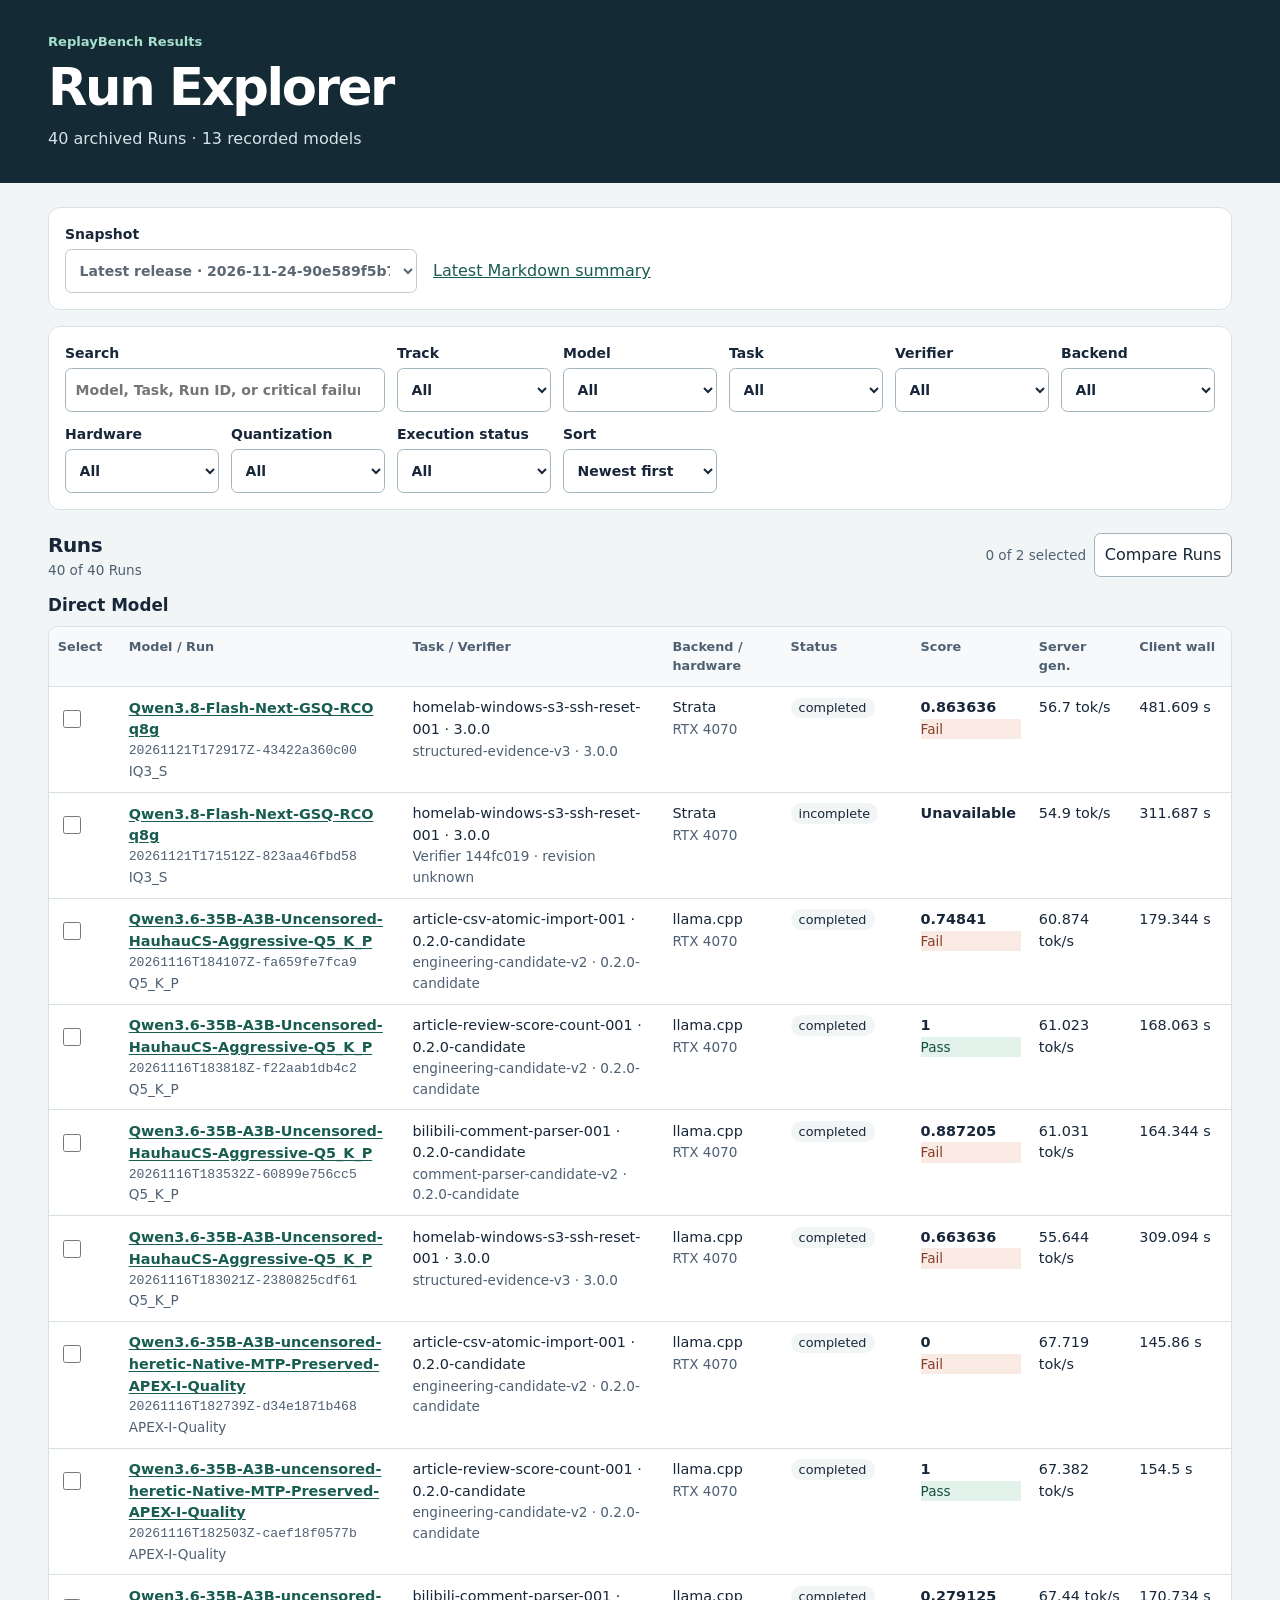
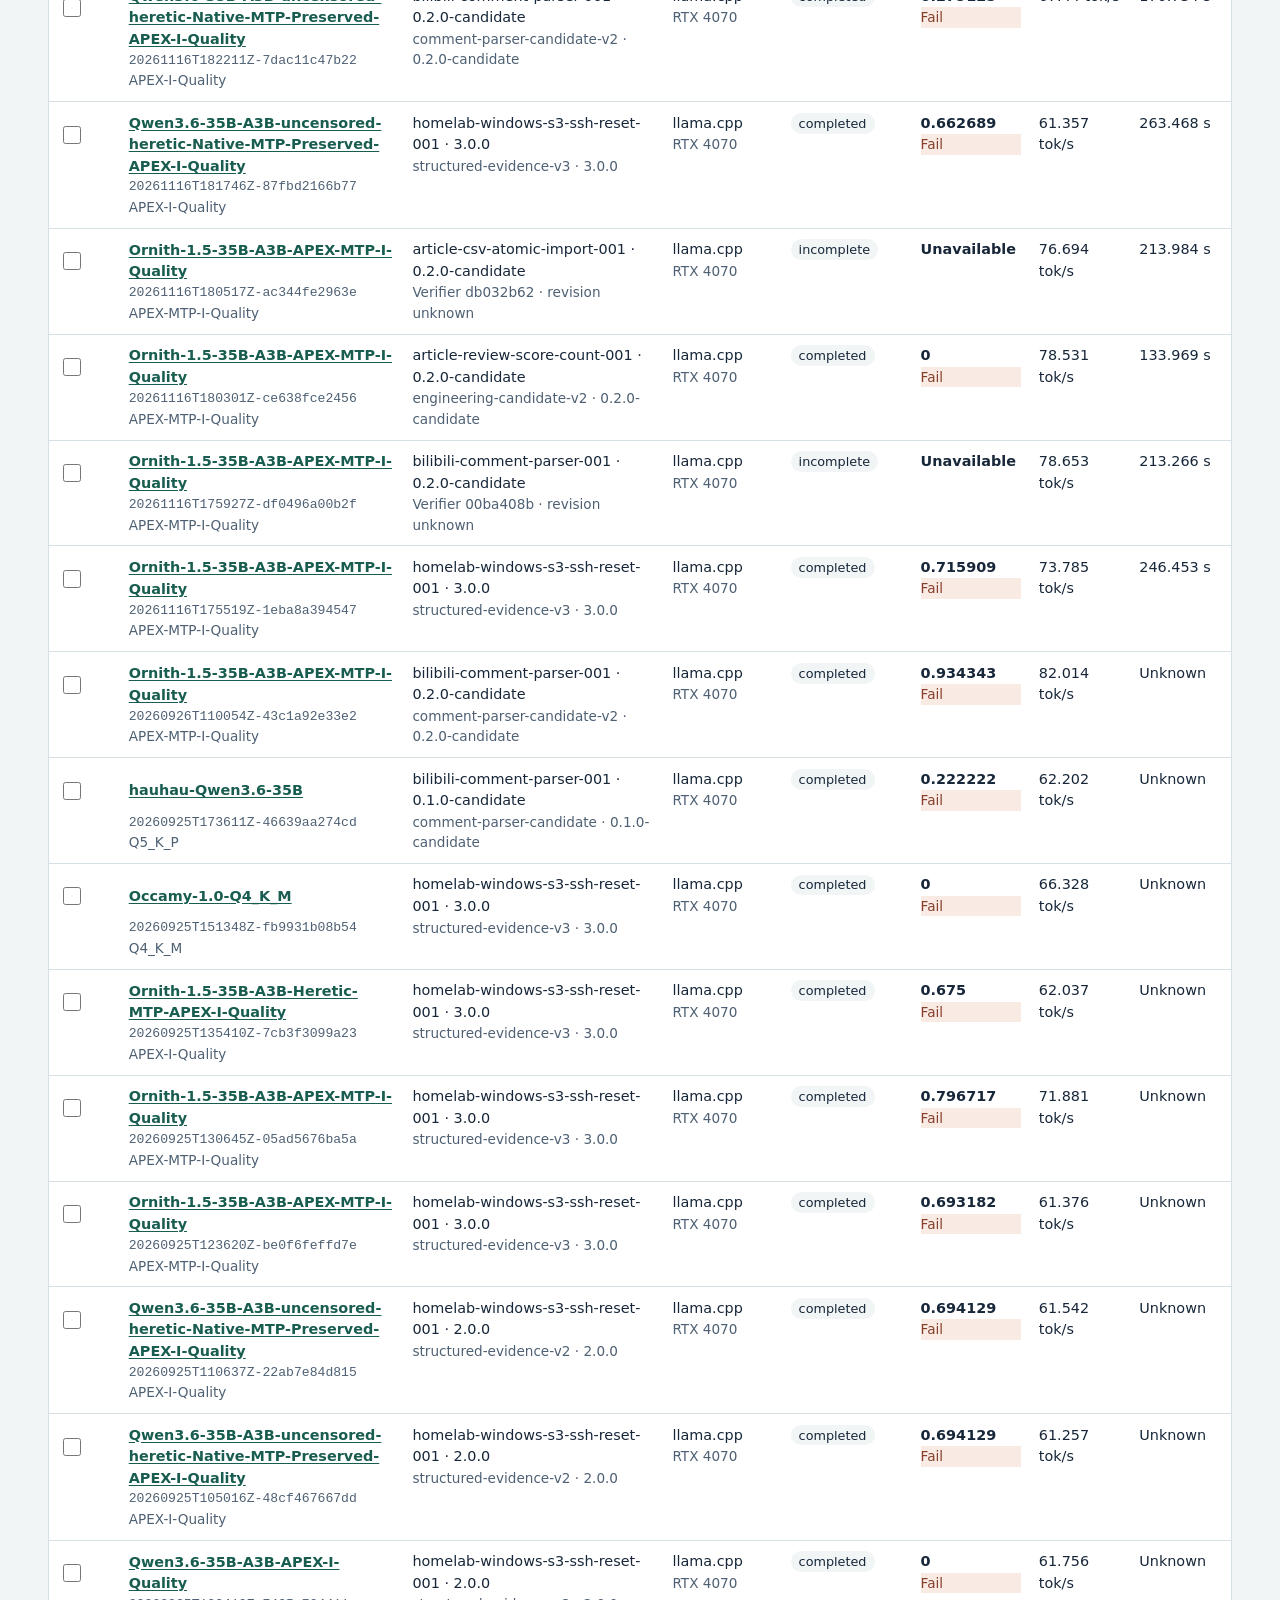
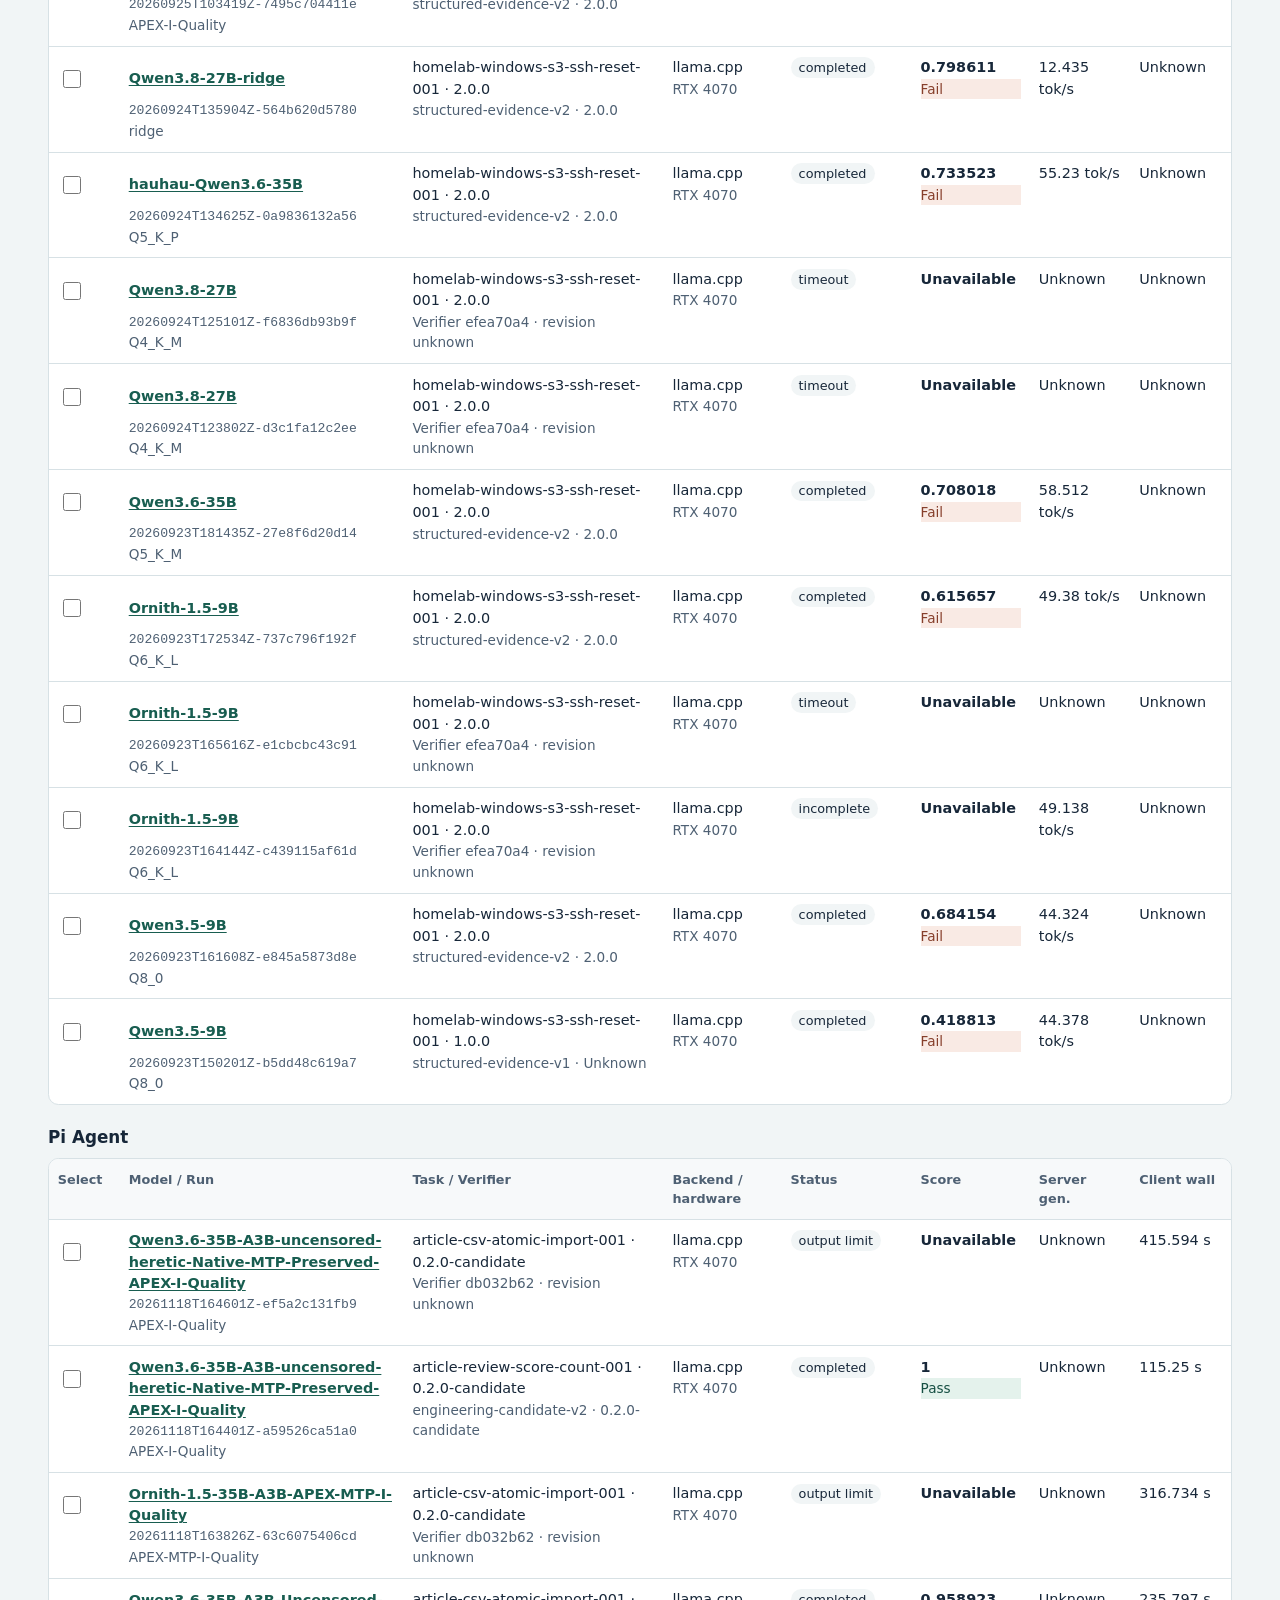
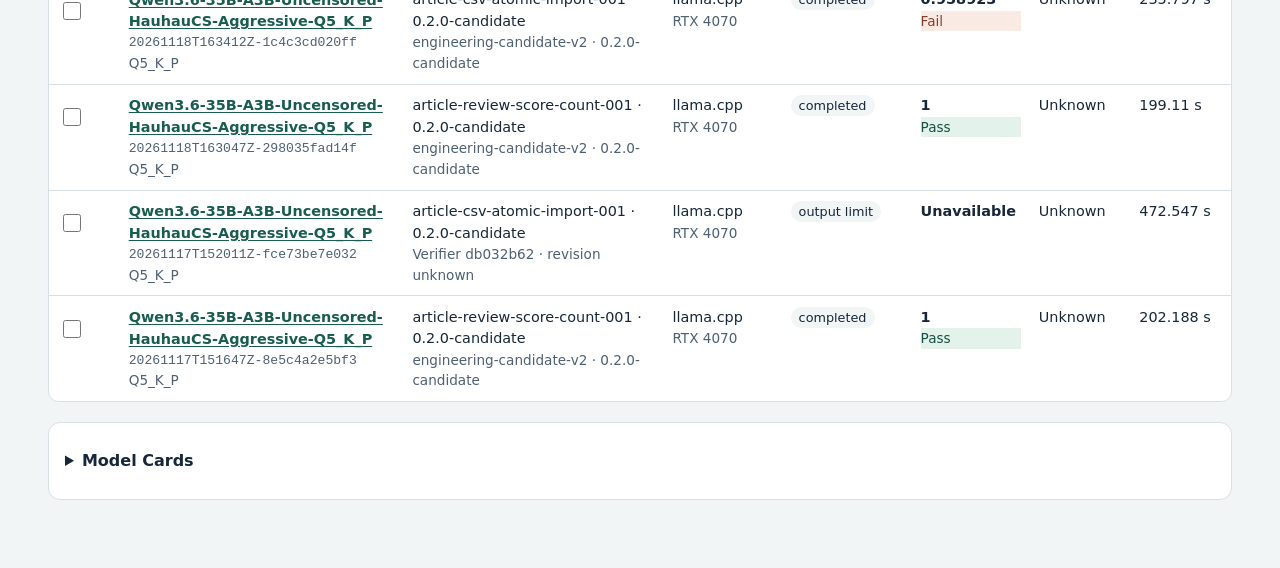
<file: public/index.html>
<!doctype html>
<html lang="en">
<head>
  <meta charset="utf-8">
  <meta name="viewport" content="width=device-width, initial-scale=1">
  <title>Run Explorer · ReplayBench Results</title>
  <link rel="stylesheet" href="assets/explorer.css">
</head>
<body>
  <header>
    <div class="wrap">
      <p class="brand">ReplayBench Results</p>
      <h1>Run Explorer</h1>
      <p id="overview" role="status">Loading benchmark data…</p>
    </div>
  </header>
  <main class="wrap">
    <div class="release panel">
      <label>Snapshot<select id="snapshot" disabled><option value="">Latest release</option></select></label>
      <a href="data/benchmark.md">Latest Markdown summary</a>
      <p id="release-status" class="sub" role="status"></p>
    </div>
    <form id="filters" class="filters panel" role="search" aria-label="Filter Runs">
      <label class="search">Search<input id="search" type="search" placeholder="Model, Task, Run ID, or critical failure"></label>
      <button id="filter-toggle" type="button" aria-expanded="false" aria-controls="filter-options">Filters and sorting</button>
      <div id="filter-options">
        <label>Track<select id="track"></select></label>
        <label>Model<select id="model"></select></label>
        <label>Task<select id="task"></select></label>
        <label>Verifier<select id="verifier"></select></label>
        <label>Backend<select id="backend"></select></label>
        <label>Hardware<select id="gpu"></select></label>
        <label>Quantization<select id="quantization"></select></label>
        <label>Execution status<select id="execution-status"></select></label>
        <label>Sort<select id="sort">
          <option value="newest">Newest first</option>
          <option value="model">Model A–Z</option>
          <option value="score">Score within benchmark</option>
        </select></label>
      </div>
    </form>
    <div class="toolbar">
      <div>
        <h2>Runs</h2>
        <p id="count" class="sub" aria-live="polite"></p>
        <p id="sort-note" class="sub" role="status"></p>
      </div>
      <div class="actions">
        <span id="selection" class="sub" aria-live="polite"></span>
        <button type="button" id="clear-selection" hidden>Clear selection</button>
        <button type="button" id="compare" disabled>Compare Runs</button>
      </div>
    </div>
    <div id="runs"></div>
    <p class="panel" id="empty" hidden></p>
    <details class="panel" id="model-cards">
      <summary>Model Cards</summary>
      <div class="cards" id="cards"></div>
    </details>
  </main>
  <dialog id="detail" aria-labelledby="detail-title">
    <div class="toolbar">
      <h2 id="detail-title"></h2>
      <form method="dialog"><button type="submit" autofocus>Close</button></form>
    </div>
    <div id="detail-content"></div>
  </dialog>
  <script src="assets/explorer.js" defer></script>
</body>
</html>
</file>
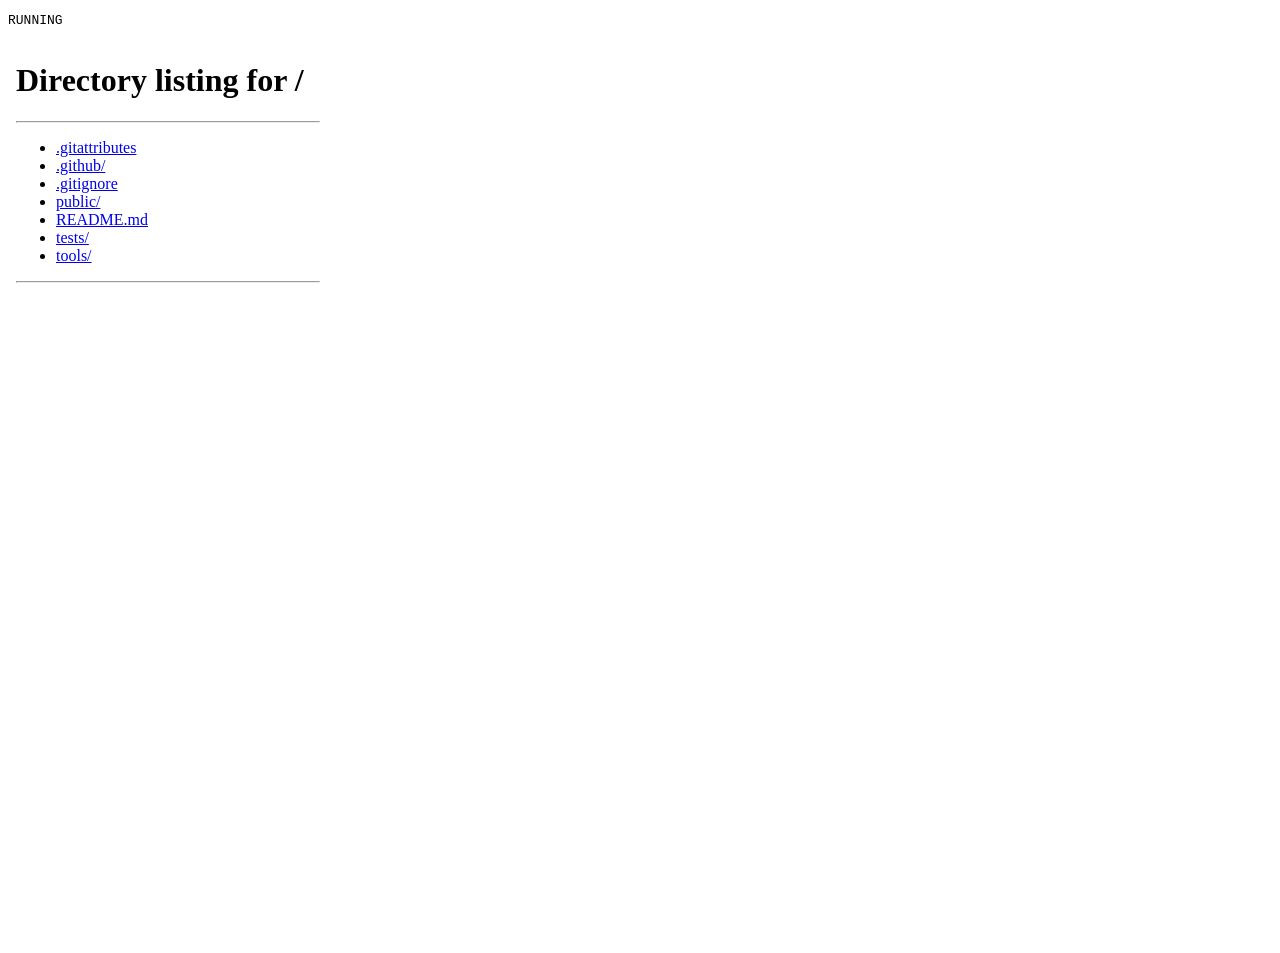
<file: tests/browser_smoke.html>
<!doctype html>
<html lang="en">
<meta charset="utf-8">
<title>Explorer browser smoke test</title>
<pre id="result">RUNNING</pre>
<iframe id="explorer" title="Run Explorer" src="/" style="width:320px;height:900px;border:0"></iframe>
<script>
"use strict";
const result = document.getElementById("result");
const frame = document.getElementById("explorer");
const wait = ms => new Promise(resolve => setTimeout(resolve, ms));
async function until(test) {
  for (let attempt = 0; attempt < 60; attempt++) {
    if (test()) return;
    await wait(50);
  }
  throw new Error("Explorer did not reach the expected state");
}
function assert(condition, message) {
  if (!condition) throw new Error(message);
}
async function run() {
  await until(() => frame.contentDocument?.getElementById("count")?.textContent === "2 of 2 Runs");
  const doc = frame.contentDocument;
  assert(doc.getElementById("overview").textContent.includes("2 archived Runs"), "initial data did not load");

  const search = doc.getElementById("search");
  search.value = "first-run";
  search.dispatchEvent(new Event("input"));
  assert(doc.getElementById("count").textContent === "1 of 2 Runs", "search did not filter Runs");
  search.value = "";
  search.dispatchEvent(new Event("input"));
  const backend = doc.getElementById("backend");
  backend.value = "alternate";
  backend.dispatchEvent(new Event("change"));
  assert(doc.getElementById("count").textContent === "1 of 2 Runs", "backend filter did not filter Runs");
  assert(doc.querySelector('input[aria-label="Select first-run for comparison"]').closest("tr").hidden,
    "backend filter returned the wrong Run");
  backend.value = "";
  backend.dispatchEvent(new Event("change"));

  doc.querySelector('input[aria-label="Select first-run for comparison"]').closest("tr").querySelector(".run-link").click();
  assert(doc.getElementById("detail").open && doc.getElementById("detail-content").textContent.includes("first-run"),
    "Run detail dialog did not open");
  const hardwareDetail = doc.getElementById("detail-content").textContent;
  assert(hardwareDetail.includes("Intel Core i7-13700KF") && hardwareDetail.includes("DDR5") &&
    hardwareDetail.includes("Original hardware source") && hardwareDetail.includes("declared") &&
    hardwareDetail.includes("Operator-confirmed fields") && hardwareDetail.includes("cpu, memory_type, ram_gb"),
    "operator-confirmed hardware detail is missing");
  doc.querySelector("#detail form button").click();
  for (const id of ["first-run", "second-run"]) {
    doc.querySelector('input[aria-label="Select ' + id + ' for comparison"]').click();
  }
  doc.getElementById("compare").click();
  const comparison = doc.getElementById("detail-content").textContent;
  assert(doc.getElementById("detail").open && comparison.includes("Score") &&
    comparison.includes("0.8") && comparison.includes("0.6"), "compatible score comparison failed");
  doc.querySelector("#detail form button").click();

  const picker = doc.getElementById("snapshot");
  await until(() => [...picker.options].some(option => option.value === "2026-01-01-0123456789ab"));
  picker.value = "2026-01-01-0123456789ab";
  picker.dispatchEvent(new Event("change"));
  await until(() => doc.getElementById("count").textContent === "1 of 1 Runs");
  assert(doc.getElementById("runs").textContent.includes("historical-run"), "historical snapshot did not load");
  doc.querySelector(".run-link").click();
  assert(doc.getElementById("detail-content").textContent.includes("Operator-confirmed fieldsUnknown"),
    "legacy snapshot hardware provenance should remain unknown");
  doc.querySelector("#detail form button").click();
  picker.value = "";
  picker.dispatchEvent(new Event("change"));
  await until(() => doc.getElementById("count").textContent === "2 of 2 Runs");

  const viewport = frame.contentWindow;
  assert(viewport.innerWidth === 320, "browser was not started at a 320px viewport");
  assert(viewport.matchMedia("(max-width: 530px)").matches, "mobile layout breakpoint is not active");
  assert(viewport.document.documentElement.scrollWidth <= viewport.document.documentElement.clientWidth,
    "Explorer overflows horizontally at 320px");
  assert(viewport.getComputedStyle(viewport.document.querySelector(".run-table tbody")).display === "grid",
    "mobile Run cards are not displayed");
  result.textContent = "PASS";
}
run().catch(error => {
  result.textContent = "FAIL: " + error.message;
});
</script>
</html>
</file>
<file: public/assets/explorer.css>
:root {
  color-scheme: light;
  --ink: #172739;
  --muted: #4e6073;
  --accent: #185d50;
  --accent-light: #e4f2ec;
  --paper: #fff;
  --surface: #f1f5f6;
  --line: #d7e1e5;
  font: 100%/1.5 system-ui, sans-serif;
}
* { box-sizing: border-box; }
[hidden] { display: none !important; }
body { margin: 0; background: var(--surface); color: var(--ink); }
header { background: #142a35; color: white; }
.wrap { max-width: 1320px; margin: auto; padding-inline: clamp(1rem, 4vw, 3rem); }
header .wrap { padding-block: 2rem; }
h1, h2, h3, p { margin: 0; }
h1 { font-size: clamp(2rem, 5vw, 3.2rem); line-height: 1.1; letter-spacing: -.045em; }
h2 { font-size: 1.25rem; letter-spacing: -.02em; }
h3 { font-size: 1.05rem; }
.brand { color: #a6dfcb; font-size: .82rem; font-weight: 700; margin-bottom: .45rem; }
#overview { margin-top: .75rem; color: #d5e3e9; }
main { padding-block: 1.5rem 3rem; }
section, details, .filters { margin-bottom: 1.25rem; }
.panel { background: var(--paper); border: 1px solid var(--line); border-radius: .75rem; padding: 1rem; }
.release { display: flex; flex-wrap: wrap; align-items: end; gap: .75rem 1rem; margin-bottom: 1rem; }
.release label { flex: 0 1 22rem; }
.release a { display: inline-flex; align-items: center; min-height: 44px; color: var(--accent); }
.release p:empty { display: none; }
.filters { display: grid; grid-template-columns: repeat(auto-fit, minmax(145px, 1fr)); gap: .75rem; }
.search { grid-column: span 2; }
#filter-toggle { display: none; }
#filter-options { display: contents; }
label { min-width: 0; font-size: .875rem; font-weight: 650; }
input[type="search"], select { display: block; width: 100%; min-width: 0; margin-top: .25rem; }
input, select, button { font: inherit; }
input[type="search"], select, button { border: 1px solid #a4b4bc; border-radius: .4rem; padding: .45rem .6rem; background: white; color: var(--ink); }
input[type="checkbox"] { accent-color: var(--accent); }
button, summary { cursor: pointer; }
input[type="search"], select, button { min-height: 44px; }
button:disabled { cursor: default; }
button:hover:not(:disabled) { background: var(--accent-light); }
:focus-visible { outline: 2px solid #087b68; outline-offset: 2px; }
button.run-link { text-align: left; padding: 0; border: 0; background: transparent; color: var(--accent); font-weight: 700; text-decoration: underline; text-underline-offset: .15em; }
.sub { display: block; color: var(--muted); font-size: .85rem; }
.status { display: inline-block; padding: .05rem .5rem; border-radius: 1rem; background: var(--surface); font-size: .8rem; }
.notice { color: #764917; background: #fff5dc; padding: .25rem .5rem; border-radius: .25rem; }
.pass { background: var(--accent-light); color: #164f43; }
.fail { background: #f9eae4; color: #863f2b; }
.toolbar { display: flex; flex-wrap: wrap; justify-content: space-between; align-items: center; gap: .5rem; margin-bottom: .75rem; }
.actions { display: flex; flex-wrap: wrap; align-items: center; gap: .5rem; }
.table-wrap { overflow-x: auto; border: 1px solid var(--line); border-radius: .65rem; background: white; }
table { width: 100%; border-collapse: collapse; text-align: left; font-size: .9rem; }
th, td { vertical-align: top; padding: .65rem .8rem; border-bottom: 1px solid var(--line); }
th, td { overflow-wrap: anywhere; }
th { color: var(--muted); background: #f7f9fa; font-size: .8rem; }
tbody tr:last-child td, tbody tr:last-child th { border-bottom: 0; }
.configuration-difference td { background: #fff5dc; }
.configuration-difference .sub { color: #764917; }
#detail-content > p + .table-wrap, #detail-content > h3 + .table-wrap { margin-top: .4rem; }
.track-heading { margin-bottom: .5rem; }
.cards { display: grid; gap: .75rem; grid-template-columns: repeat(auto-fit, minmax(min(250px, 100%), 1fr)); margin-top: .75rem; }
.cards article { padding: .9rem; border: 1px solid var(--line); border-radius: .55rem; }
.cards p { margin-block: .3rem; overflow-wrap: anywhere; }
summary { font-weight: 700; min-height: 44px; line-height: 44px; }
dialog { width: min(780px, calc(100% - 1.5rem)); max-height: 90vh; border: 1px solid var(--line); border-radius: .75rem; padding: 1rem; color: var(--ink); }
dialog::backdrop { background: #142a3599; }
dialog h3 { margin-top: 1rem; }
dialog dl { display: grid; grid-template-columns: minmax(9rem, 1fr) minmax(0, 2fr); gap: .35rem .75rem; margin-block: .4rem .75rem; }
dt { color: var(--muted); }
dd { margin: 0; overflow-wrap: anywhere; }
.mono { font-family: ui-monospace, monospace; font-size: .82rem; }
#sort-note:empty { display: none; }
.select-run { display: inline-flex; align-items: center; gap: .35rem; min-height: 44px; padding-inline: .35rem; cursor: pointer; }
.select-run input { width: 1.125rem; height: 1.125rem; margin: 0; }
.mobile-label, .mobile-select { display: none; }
#detail-content > .table-wrap { outline-offset: 2px; }
#detail-content > .table-wrap table { min-width: 30rem; }
@media (min-width: 901px) {
  .run-table { table-layout: fixed; min-width: 850px; }
  .run-table th, .run-table td { padding-inline: .55rem; }
  .run-table th:nth-child(1) { width: 6%; }
  .run-table th:nth-child(2) { width: 24%; }
  .run-table th:nth-child(3) { width: 22%; }
  .run-table th:nth-child(4), .run-table th:nth-child(6) { width: 10%; }
  .run-table th:nth-child(5) { width: 11%; }
  .run-table th:nth-child(7), .run-table th:nth-child(8) { width: 8.5%; }
  .run-table td:nth-child(n+6) { overflow-wrap: normal; }
}
@media (max-width: 900px) {
  .run-table, .run-table tbody { display: block; }
  .run-list { overflow: visible; background: transparent; border: 0; }
  .run-table thead { position: absolute; width: 1px; height: 1px; overflow: hidden; clip-path: inset(50%); }
  .run-table tbody { display: grid; grid-template-columns: repeat(2, minmax(0, 1fr)); gap: .75rem; }
  .run-table tr {
    display: grid;
    grid-template-columns: repeat(2, minmax(0, 1fr));
    gap: .5rem .75rem;
    align-content: start;
    padding: .75rem;
    border: 1px solid var(--line);
    border-radius: .65rem;
    background: var(--paper);
  }
  .run-table td { display: block; padding: 0; border: 0; }
  .run-table td:nth-child(2), .run-table td:nth-child(3) { grid-column: 1 / -1; }
  .run-table td:first-child { grid-row: 6; grid-column: 1 / -1; border-top: 1px solid var(--line); }
  .run-table td:nth-child(6) { grid-column: 1 / -1; }
  .mobile-label { display: block; color: var(--muted); font-size: .84rem; font-weight: 650; }
  .mobile-select { display: inline; }
  .run-table .run-link { min-height: 44px; }
}
@media (max-width: 530px) {
  .filters { grid-template-columns: repeat(2, minmax(0, 1fr)); }
  #filter-toggle { display: block; grid-column: 1 / -1; justify-self: start; }
  #filter-toggle[aria-expanded="false"] + #filter-options { display: none; }
  .toolbar { align-items: flex-start; }
  dialog dl { grid-template-columns: minmax(7rem, 1fr) minmax(0, 1.5fr); font-size: .88rem; }
  .release label { flex-basis: 100%; }
  .run-table tbody { grid-template-columns: minmax(0, 1fr); }
}
</file>
